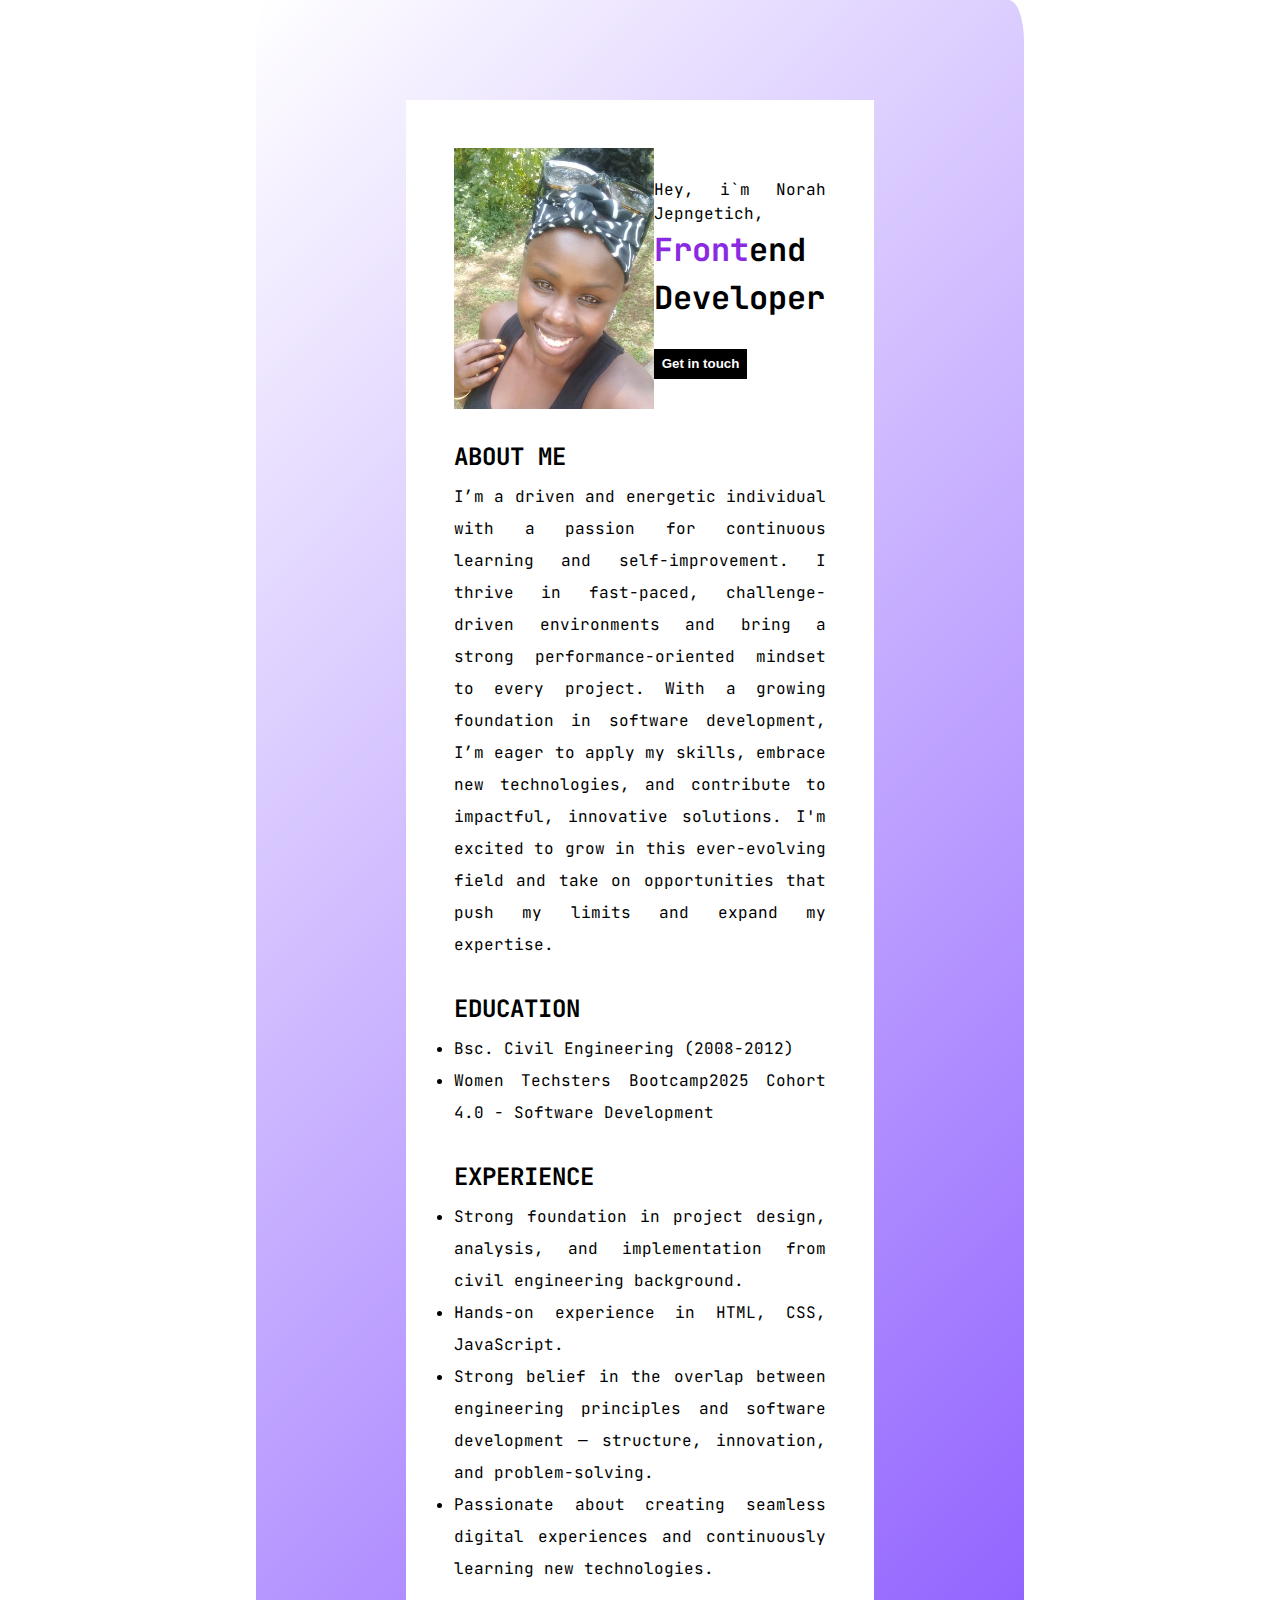
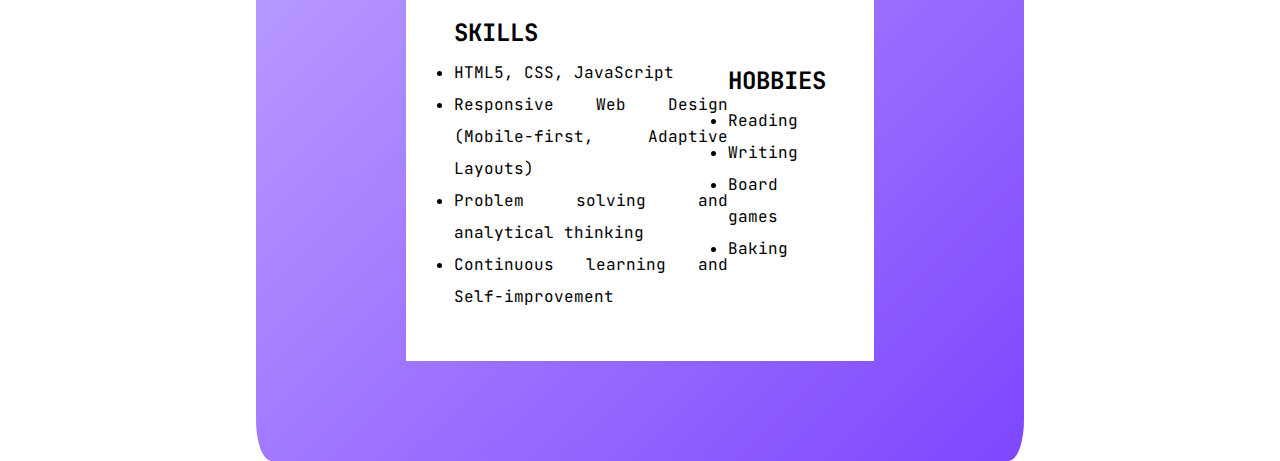
<file: index.html>
<!DOCTYPE html>
<html lang="en">
  <head>
    <meta charset="UTF-8" />
    <meta name="viewport" content="width=device-width, initial-scale=1.0" />
    <title>Home</title>
    <!-- add fonts -->
    <link rel="preconnect" href="https://fonts.googleapis.com" />
    <link rel="preconnect" href="https://fonts.gstatic.com" crossorigin />
    <link
      href="https://fonts.googleapis.com/css2?family=JetBrains+Mono:ital,wght@0,100..800;1,100..800&display=swap"
      rel="stylesheet"
    />

    <!-- local style -->
    <link rel="stylesheet" href="styles/style.css" />
  </head>
  <body>
    <!-- Header Area -->
    <div class="container-main">
      <div class="container">
        <header>
          <img
            src="assets/images/Prof-pic.jpg"
            alt="beautiful-black-girl-smiling"
          />
          <div class="intro">
            <p id="intro-txt">Hey,  i`m Norah Jepngetich,</p>
            <p id="job-title">
              <span style="color: blueviolet">Front</span>end Developer
            </p>
              <a href="http://127.0.0.1:5500/Get-in-touch.html" target="_blank">
                <button class="btn">Get in touch</button></a>
            </p>
          </div>
        </header>
        <!-- Main Area -->
        <main>
          <h1>ABOUT ME</h1>
          <p>
            I’m a driven and energetic individual with a passion for continuous
            learning and self-improvement. I thrive in fast-paced,
            challenge-driven environments and bring a strong
            performance-oriented mindset to every project. With a growing
            foundation in software development, I’m eager to apply my skills,
            embrace new technologies, and contribute to impactful, innovative
            solutions. I'm excited to grow in this ever-evolving field and take
            on opportunities that push my limits and expand my expertise.
          </p>
          <h1>EDUCATION</h1>
          <ul>
            <li>Bsc. Civil Engineering (2008-2012)</li>
            <li>Women Techsters Bootcamp2025 Cohort 4.0 - Software Development</li>
          </ul>
          <h1>EXPERIENCE</h1>
          <ul>
            <li>
              Strong foundation in project design, analysis, and implementation
              from civil engineering background.
            </li>
            <li>
              Hands-on experience in HTML, CSS, JavaScript.
            </li>
            <li>
              Strong belief in the overlap between engineering principles and
              software development — structure, innovation, and problem-solving.
            </li>
            <li>
              Passionate about creating seamless digital experiences and
              continuously learning new technologies.
            </li>
          </ul>
          <div class="section-iv">
            <div id="Skills">
              <h1>SKILLS</h1>
              <ul>
                <li>HTML5, CSS, JavaScript</li>
                <li>Responsive Web Design (Mobile-first, Adaptive Layouts)</li>
                <li>Problem solving and analytical thinking</li>
                <li>Continuous learning and Self-improvement</li>
              </ul>
            </div>
            <div id="Hobbies">
              <h1>HOBBIES</h1>
              <ul>
                <li>Reading</li>
                <li>Writing</li>
                <li>Board games</li>
                <li>Baking</li>
              </ul>
            </div>
          </div>
        </main>
      </div>
    </div>
  </body>
</html>
</file>
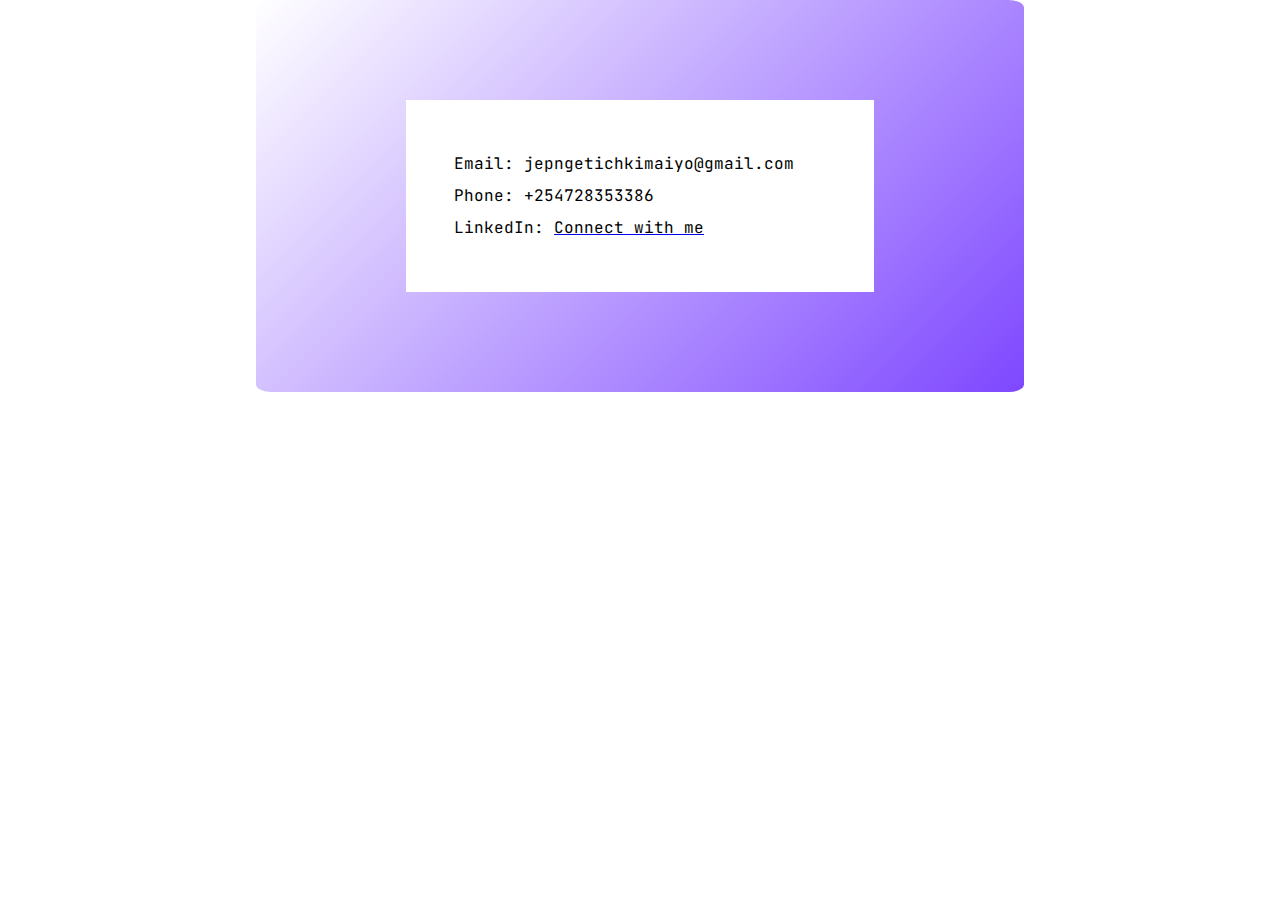
<file: Contact-me.html>
<!DOCTYPE html>
<html lang="en">
  <head>
    <meta charset="UTF-8" />
    <meta name="viewport" content="width=device-width, initial-scale=1.0" />
    <title>contact-me</title>
    <link rel="preconnect" href="https://fonts.googleapis.com" />
    <link rel="preconnect" href="https://fonts.gstatic.com" crossorigin />
    <link
      href="https://fonts.googleapis.com/css2?family=JetBrains+Mono:ital,wght@0,100..800;1,100..800&display=swap"
      rel="stylesheet"
    />
    <link rel="stylesheet" href="styles/style.css" />
  </head>
  <body>
    <div class="container-main">
      <div class="container">
        <p>
          Email:
          <a href="jepngetichkimaiyo@gmail.com" style="text-decoration: none"
            ><span style="color: black">jepngetichkimaiyo@gmail.com</span></a
          >
        </p>
        <p>Phone: +254728353386</p>
        <p>
          LinkedIn:
          <a
            href="https://www.linkedin.com/in/norah-jepng-etich-6b605b44/"
            target="_blank"
            ><span style="color: black">Connect with me</span></a
          >
        </p>
      </div>
    </div>
  </body>
</html>
</file>
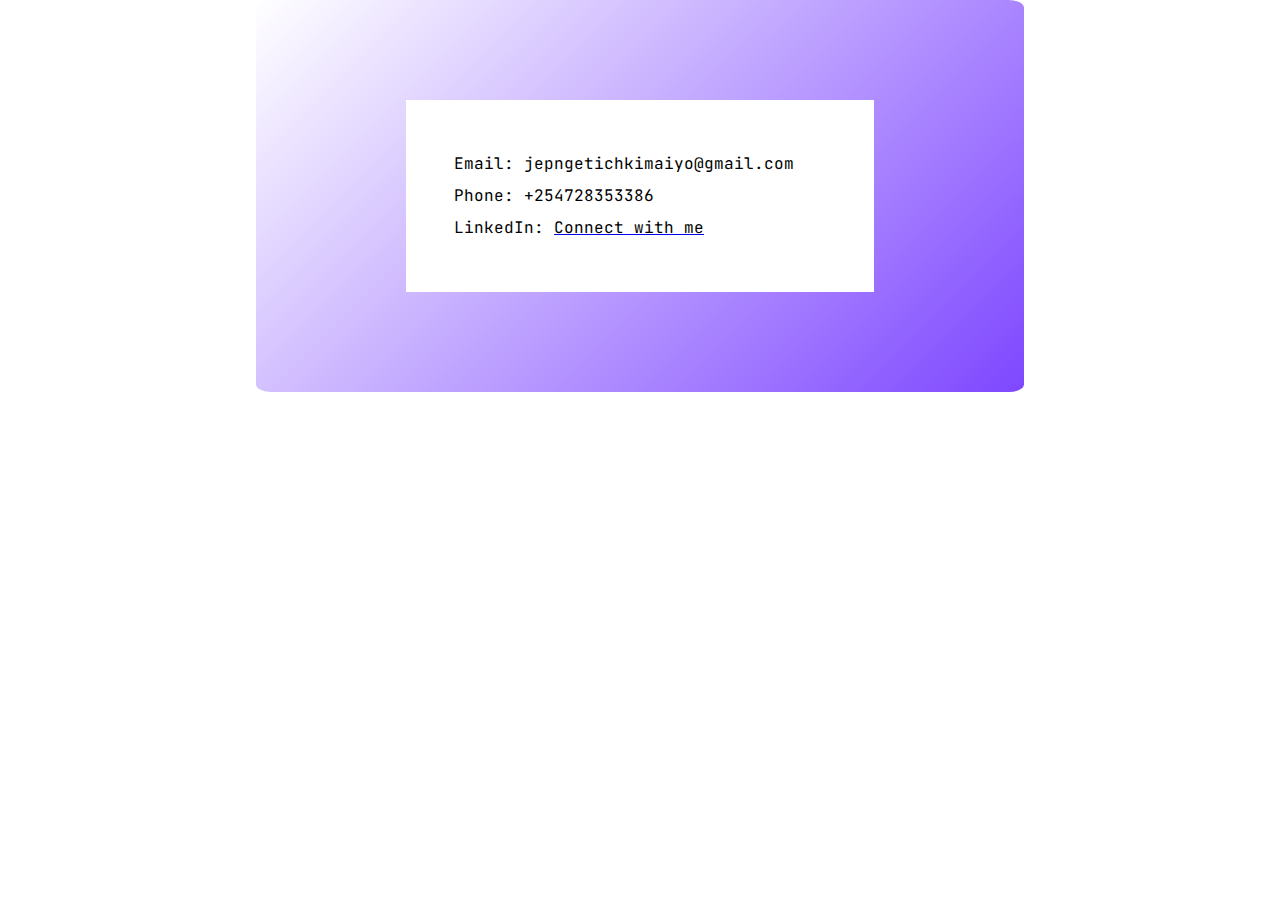
<file: Get-in-touch.html>
<!DOCTYPE html>
<html lang="en">
  <head>
    <meta charset="UTF-8" />
    <meta name="viewport" content="width=device-width, initial-scale=1.0" />
    <title>Get-in-touch</title>
    <link rel="preconnect" href="https://fonts.googleapis.com" />
    <link rel="preconnect" href="https://fonts.gstatic.com" crossorigin />
    <link
      href="https://fonts.googleapis.com/css2?family=JetBrains+Mono:ital,wght@0,100..800;1,100..800&display=swap"
      rel="stylesheet"
    />
    <link rel="stylesheet" href="styles/style.css" />
  </head>
  <body>
    <div class="container-main">
      <div class="container">
        <p>
          Email:
          <a href="jepngetichkimaiyo@gmail.com" style="text-decoration: none"
            ><span style="color: black">jepngetichkimaiyo@gmail.com</span></a
          >
        </p>
        <p>Phone: +254728353386</p>
        <p>
          LinkedIn:
          <a
            href="https://www.linkedin.com/in/norah-jepng-etich-6b605b44/"
            target="_blank"
            ><span style="color: black">Connect with me</span></a
          >
        </p>
      </div>
    </div>
  </body>
</html>
</file>
<file: styles/style.css>
/* remove default browser spacing*/
/*title text style*/
/* the font-family 'JetBrains Mono', has been linked
 * and is available for your use
 * */

* {
  margin: 0px;
  padding: 0px;
}

body {
  width: 60%;
  margin: auto;
  font-family: 'JetBrains Mono', monospace;
  font-size: 1rem;
  line-height: 2rem;
  text-align: justify;
}

/* Mobile first */
@media (max-width: 480px) {
  /* styles for phones */

  body {
    background-color: blue;
  }
}

img {
  width: 30%;
  width: 200px;
  /* border: 1px solid black; */
}
.container-main {
  /* margin-top: 20px;
  border: 1px solid green; */
  padding: 100px 150px 100px 150px;
  border-radius: 2%;
  background-image: linear-gradient(-45deg, #7e47ff, #fff);
}
.container {
  /* max-width: 1440px; */
  padding: 3em;
  background-color: #fff;
}

h1 {
  font-size: 1.5rem;
  margin: 2rem 0 0.5rem 0;
}

header,
.section-iv {
  display: flex;
  flex-direction: row;
  justify-content: space-around;
  align-items: center;
}

#intro-txt {
  line-height: 1.5rem;
}
#job-title {
  font-weight: bold;
  font-size: 2rem;
  line-height: 3rem;
}

.btn {
  margin-top: 2em;
  padding: 0.5em;
  border: 1px solid black;
  background-color: black;
  font-weight: bold;
  color: #fff;
}

.btn:hover {
  background-image: linear-gradient(-45deg, #7e47ff, #fff);
  border: none;
  color: black;
}

form {
  display: flex;
  flex-direction: column;
  justify-content: center;
  align-items: right;
  margin-top: 2em;
}

input {
  padding: 0.5em;
  margin: 0.5em 0;
  border-radius: 5px;
  border: 1px solid black;
  width: 70%;
  transition: all 0.3s ease-in-out;
}

input:hover {
  border: 1px solid #7e47ff;
  background-color: #f0f0f0;
}
</file>
